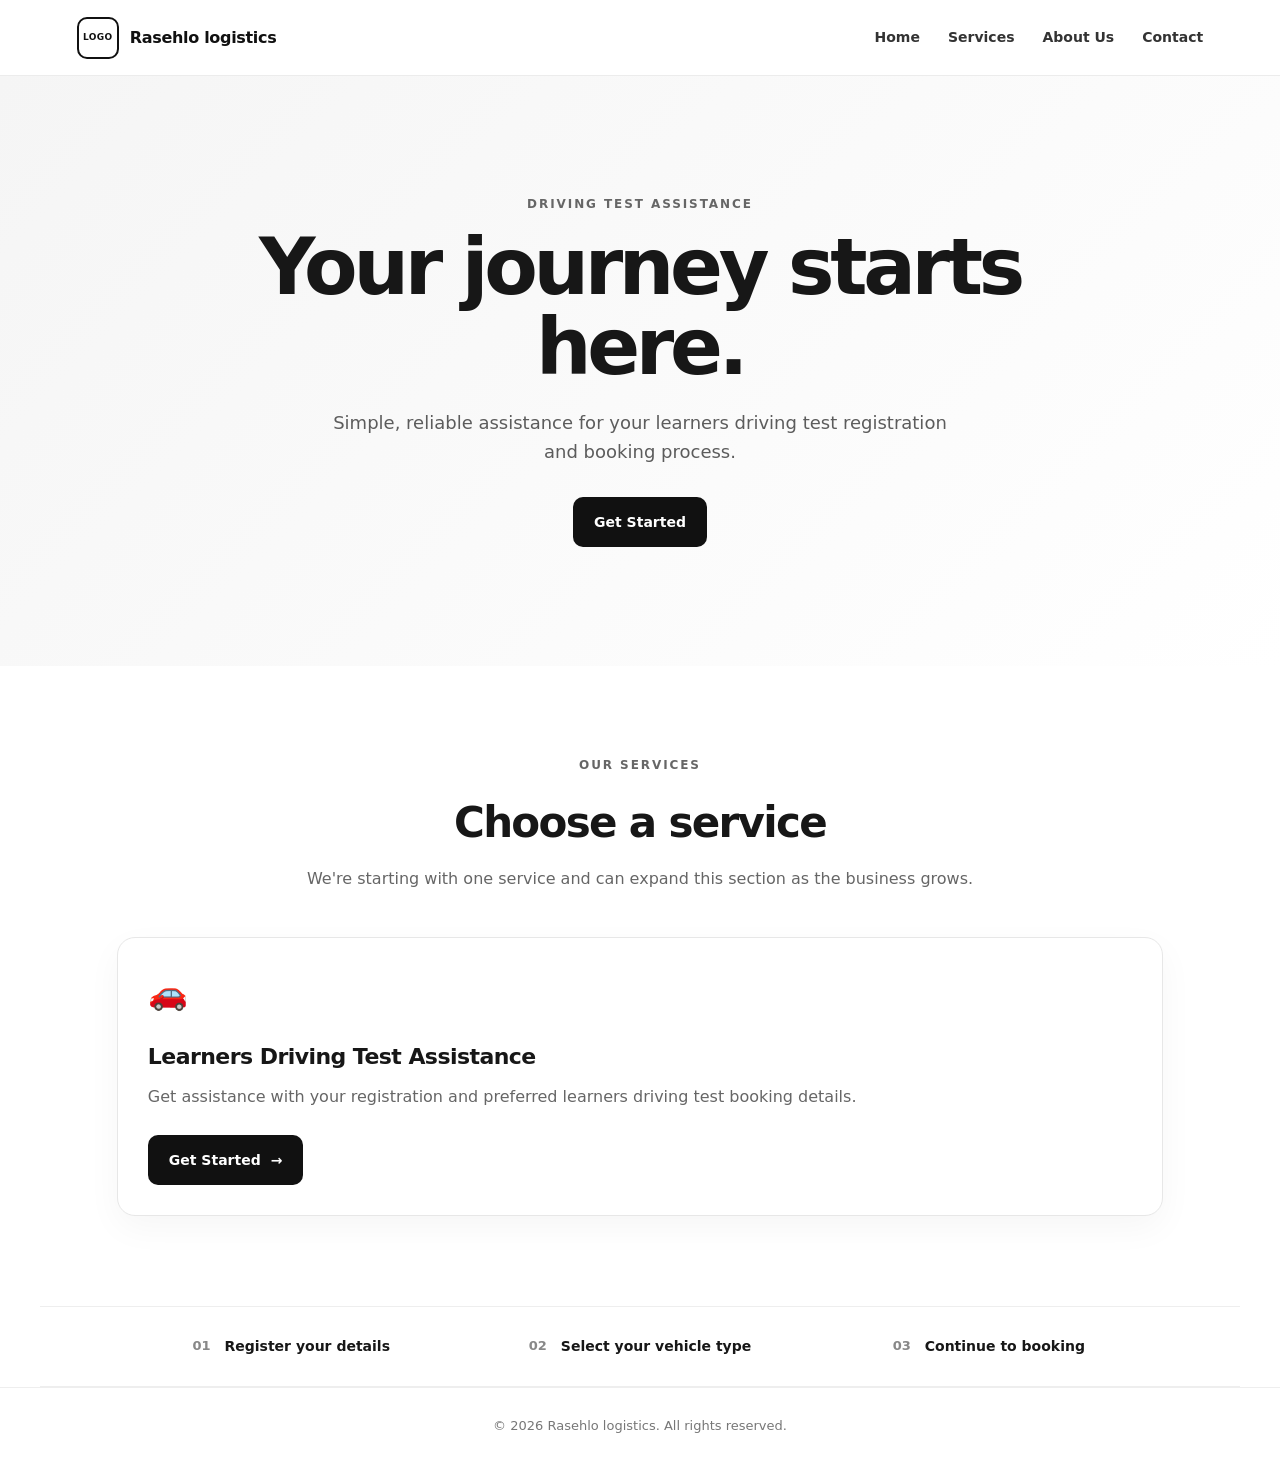
<file: index.html>
<!DOCTYPE html>
<html lang="en">
<head>
  <meta charset="UTF-8">
  <meta name="viewport" content="width=device-width, initial-scale=1.0">
  <meta name="description" content="Professional learners driving test assistance and booking support.">
  <title>Rasehlo logistics | Your Journey Starts Here</title>
  <link rel="stylesheet" href="css/style.css">
</head>
<body>
  <header class="site-header">
    <a class="brand" href="index.html" aria-label="DriveAssist home">
      <div class="logo-placeholder">LOGO</div>
      <span>Rasehlo logistics</span>
    </a>

    <button class="menu-toggle" id="menuToggle" aria-label="Open navigation" aria-expanded="false">
      <span></span><span></span><span></span>
    </button>

    <nav class="nav-menu" id="navMenu">
      <a href="index.html">Home</a>
      <a href="services.html">Services</a>
      <a href="about.html">About Us</a>
      <a href="contact.html">Contact</a>
    </nav>
  </header>

  <main>
    <section class="hero">
      <div class="hero-content">
        <p class="eyebrow">DRIVING TEST ASSISTANCE</p>
        <h1>Your journey starts here.</h1>
        <p>Simple, reliable assistance for your learners driving test registration and booking process.</p>
        <a class="btn btn-primary" href="#services">Get Started</a>
      </div>
    </section>

    <section class="section" id="services">
      <div class="section-heading">
        <p class="eyebrow">OUR SERVICES</p>
        <h2>Choose a service</h2>
        <p>We're starting with one service and can expand this section as the business grows.</p>
      </div>

      <div class="service-grid">
        <article class="service-card">
          <div class="service-icon">🚗</div>
          <h3>Learners Driving Test Assistance</h3>
          <p>Get assistance with your registration and preferred learners driving test booking details.</p>
          <a class="btn btn-dark" href="learners-test.html">Get Started <span>→</span></a>
        </article>
      </div>
    </section>

    <section class="trust-strip">
      <div><strong>01</strong><span>Register your details</span></div>
      <div><strong>02</strong><span>Select your vehicle type</span></div>
      <div><strong>03</strong><span>Continue to booking</span></div>
    </section>
  </main>

  <footer class="site-footer">
    <p>© 2026 Rasehlo logistics. All rights reserved.</p>
  </footer>

  <script src="js/script.js"></script>
</body>
</html>
</file>
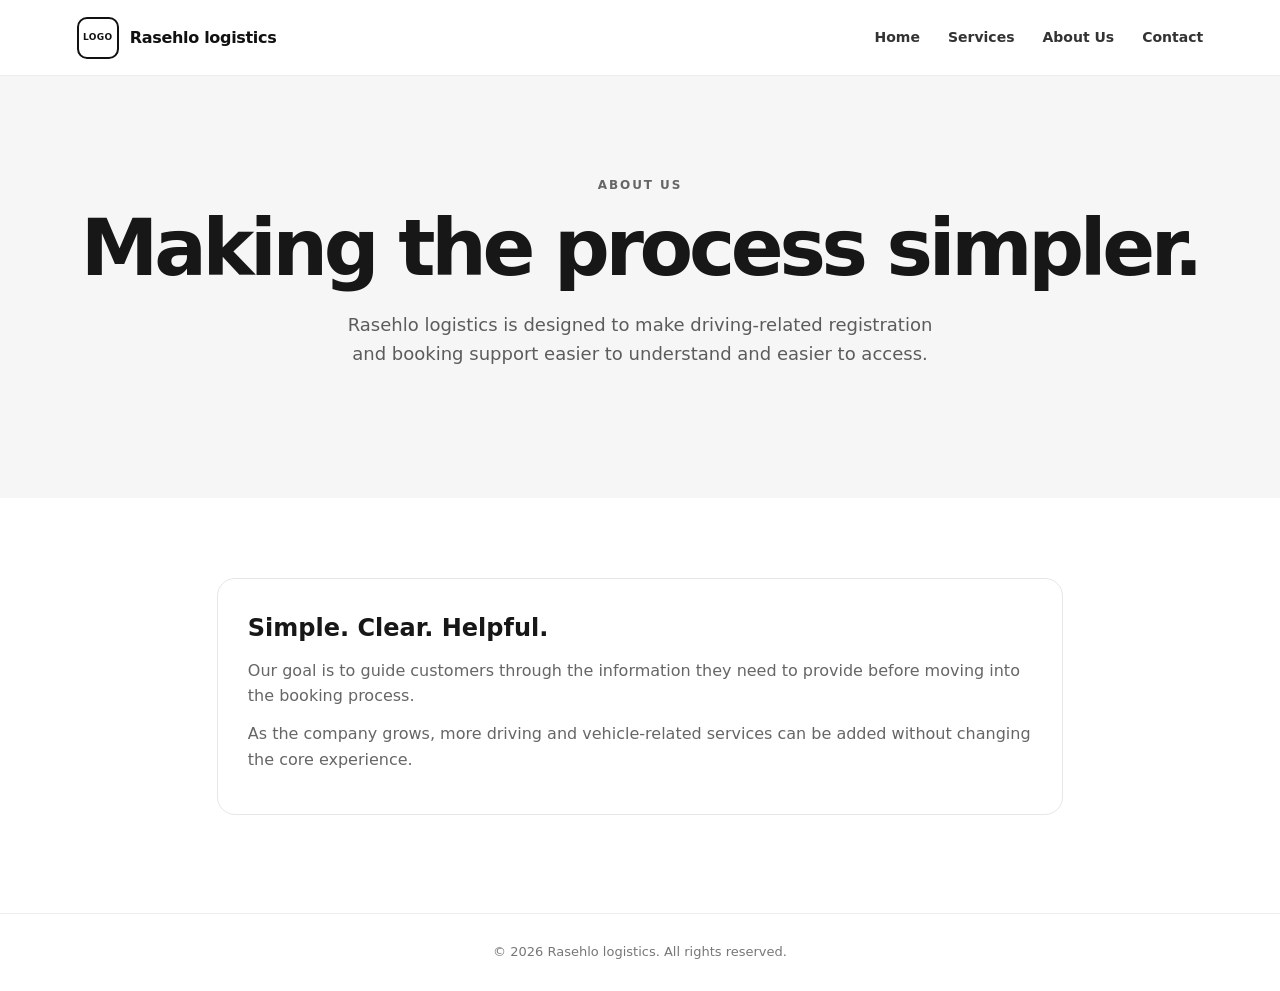
<file: about.html>
<!DOCTYPE html>
<html lang="en">
<head>
  <meta charset="UTF-8">
  <meta name="viewport" content="width=device-width, initial-scale=1.0">
  <title>About Us | Rasehlo logistics</title>
  <link rel="stylesheet" href="css/style.css">
</head>
<body>
  <header class="site-header">
    <a class="brand" href="index.html"><div class="logo-placeholder">LOGO</div><span>Rasehlo logistics</span></a>
    <button class="menu-toggle" id="menuToggle" aria-label="Open navigation" aria-expanded="false"><span></span><span></span><span></span></button>
    <nav class="nav-menu" id="navMenu"><a href="index.html">Home</a><a href="services.html">Services</a><a href="about.html">About Us</a><a href="contact.html">Contact</a></nav>
  </header>
  <main>
    <section class="page-hero"><div><p class="eyebrow">ABOUT US</p><h1>Making the process simpler.</h1><p>Rasehlo logistics is designed to make driving-related registration and booking support easier to understand and easier to access.</p></div></section>
    <section class="content-section">
      <div class="content-card"><h2>Simple. Clear. Helpful.</h2><p>Our goal is to guide customers through the information they need to provide before moving into the booking process.</p><p>As the company grows, more driving and vehicle-related services can be added without changing the core experience.</p></div>
    </section>
  </main>
  <footer class="site-footer"><p>© 2026 Rasehlo logistics. All rights reserved.</p></footer>
  <script src="js/script.js"></script>
</body>
</html>
</file>
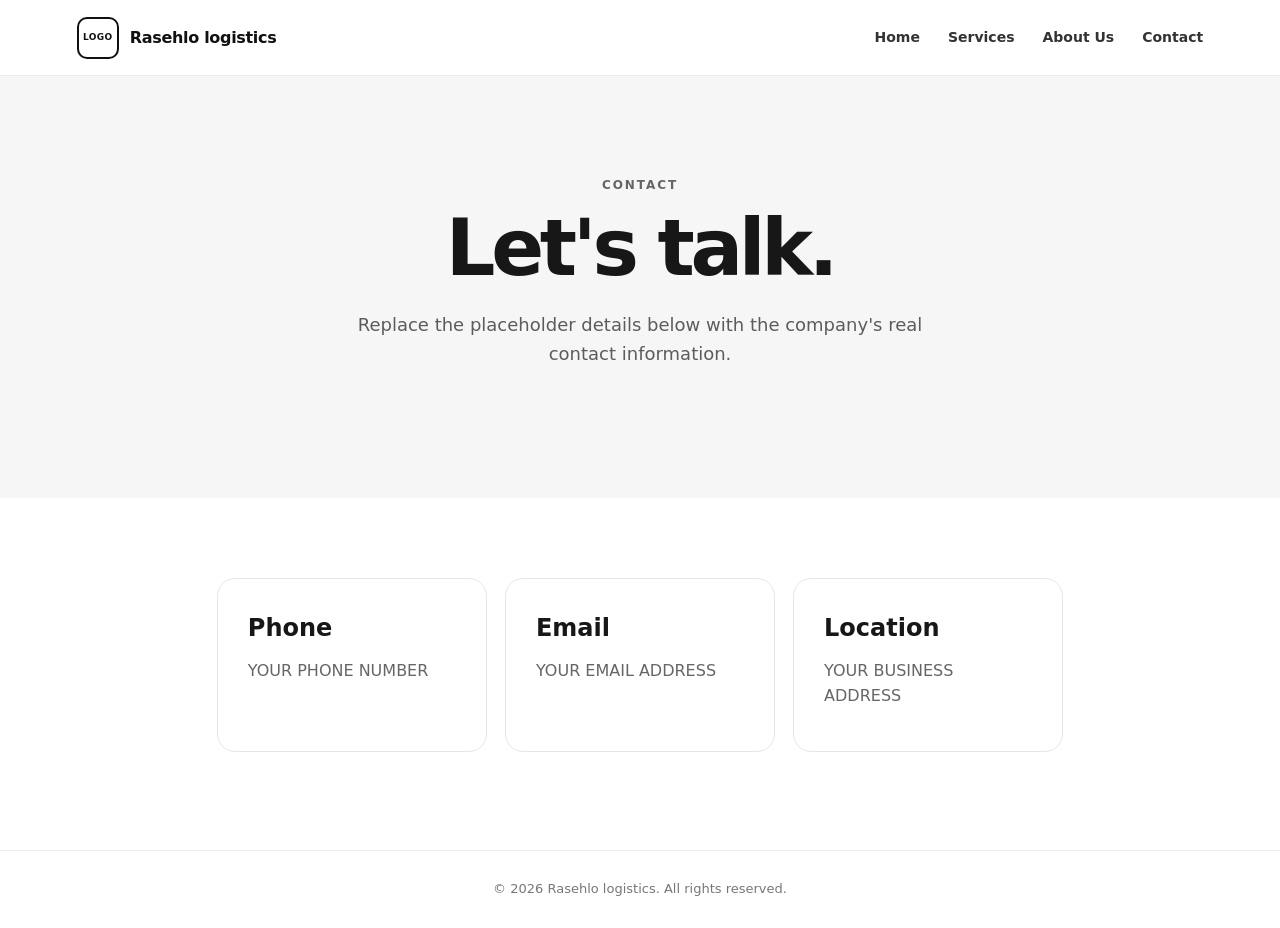
<file: contact.html>
<!DOCTYPE html>
<html lang="en">
<head>
  <meta charset="UTF-8">
  <meta name="viewport" content="width=device-width, initial-scale=1.0">
  <title>Contact | Rasehlo logistics</title>
  <link rel="stylesheet" href="css/style.css">
</head>
<body>
  <header class="site-header">
    <a class="brand" href="index.html"><div class="logo-placeholder">LOGO</div><span>Rasehlo logistics</span></a>
    <button class="menu-toggle" id="menuToggle" aria-label="Open navigation" aria-expanded="false"><span></span><span></span><span></span></button>
    <nav class="nav-menu" id="navMenu"><a href="index.html">Home</a><a href="services.html">Services</a><a href="about.html">About Us</a><a href="contact.html">Contact</a></nav>
  </header>
  <main>
    <section class="page-hero"><div><p class="eyebrow">CONTACT</p><h1>Let's talk.</h1><p>Replace the placeholder details below with the company's real contact information.</p></div></section>
    <section class="content-section">
      <div class="contact-grid">
        <div class="content-card"><h2>Phone</h2><p>YOUR PHONE NUMBER</p></div>
        <div class="content-card"><h2>Email</h2><p>YOUR EMAIL ADDRESS</p></div>
        <div class="content-card"><h2>Location</h2><p>YOUR BUSINESS ADDRESS</p></div>
      </div>
    </section>
  </main>
  <footer class="site-footer"><p>© 2026 Rasehlo logistics. All rights reserved.</p></footer>
  <script src="js/script.js"></script>
</body>
</html>
</file>
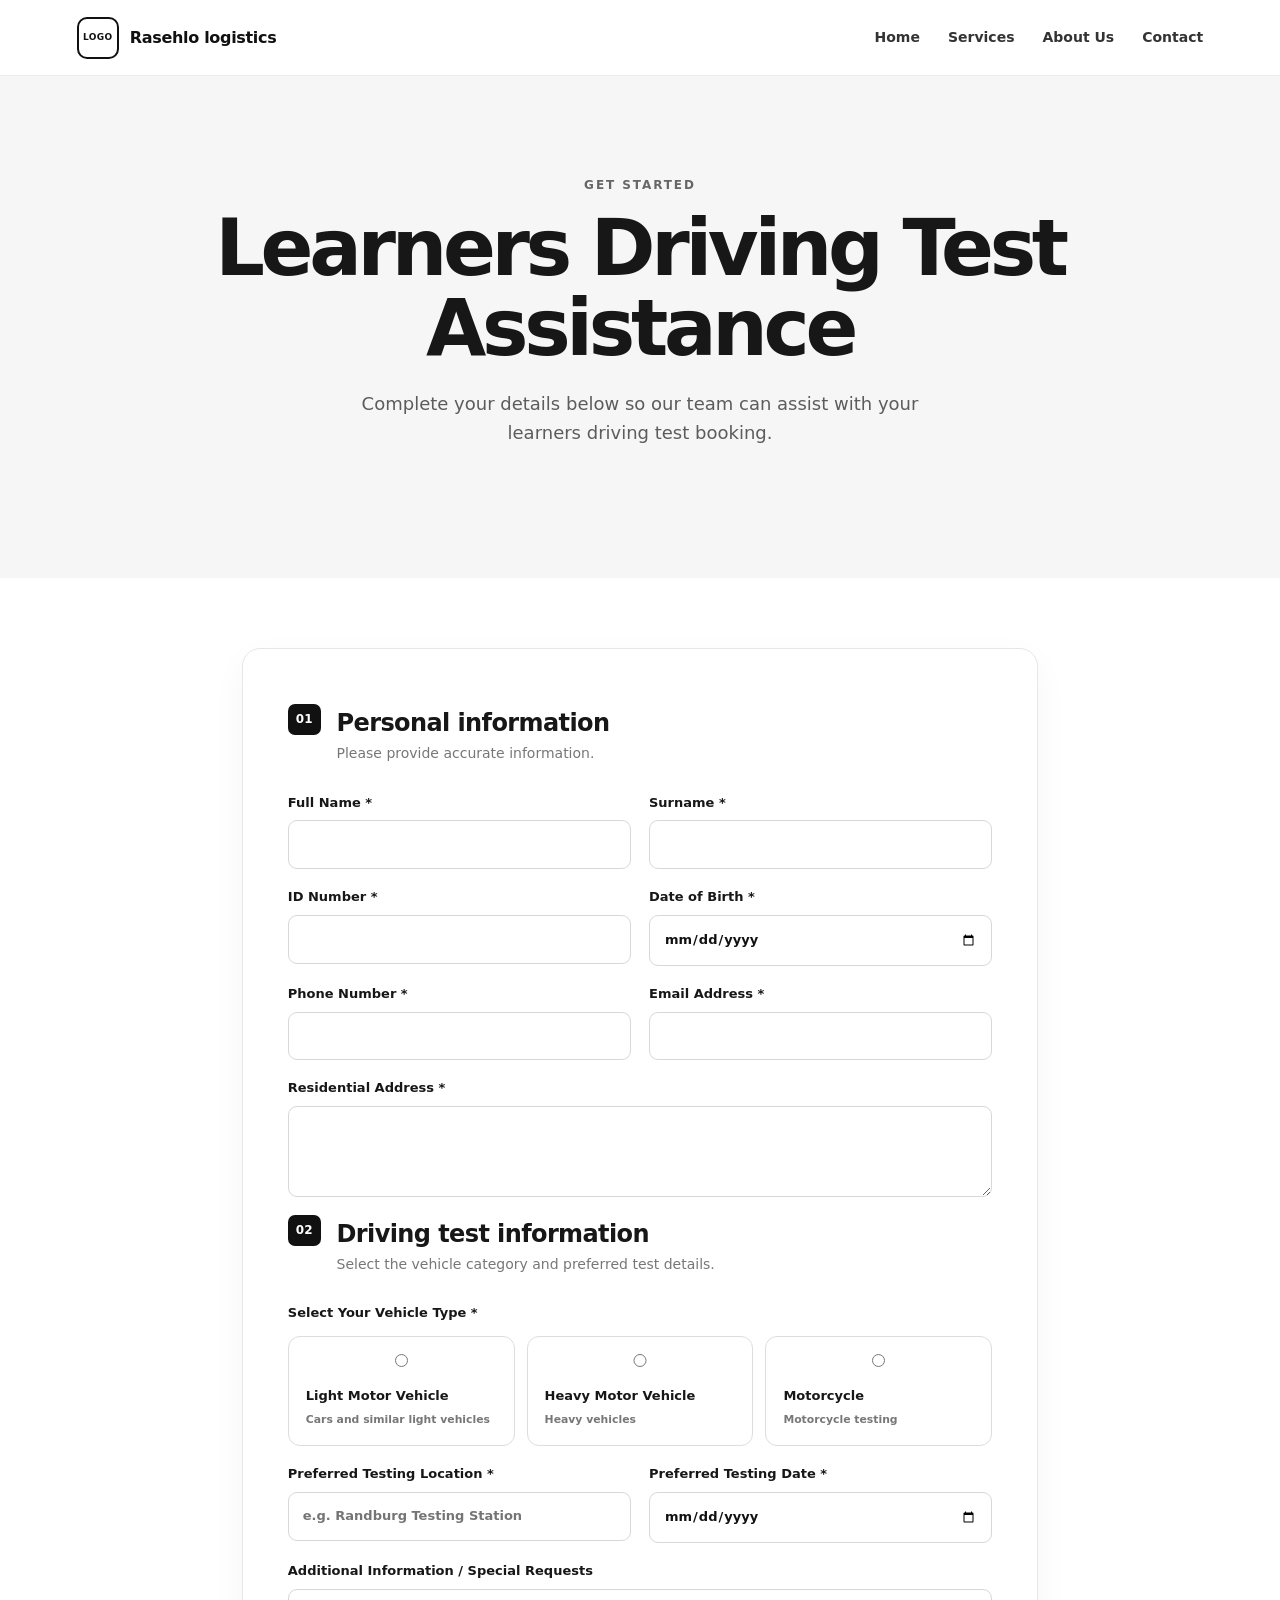
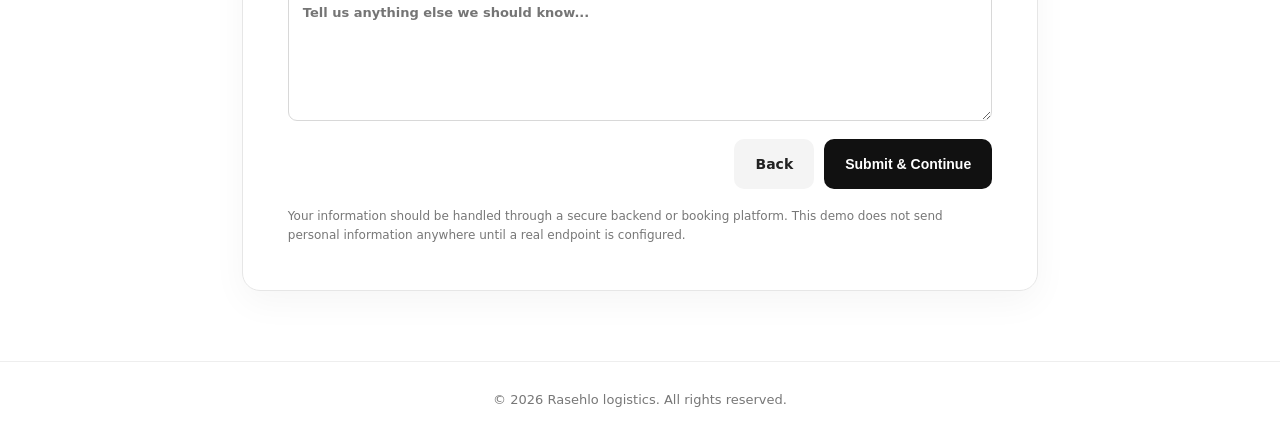
<file: learners-test.html>
<!DOCTYPE html>
<html lang="en">
<head>
  <meta charset="UTF-8">
  <meta name="viewport" content="width=device-width, initial-scale=1.0">
  <meta name="description" content="Register for learners driving test assistance.">
  <title>Learners Test Assistance | DriveAssist</title>
  <link rel="stylesheet" href="css/style.css">
</head>
<body>
  <header class="site-header">
    <a class="brand" href="index.html" aria-label="DriveAssist home">
      <div class="logo-placeholder">LOGO</div>
      <span>Rasehlo logistics</span>
    </a>
    <button class="menu-toggle" id="menuToggle" aria-label="Open navigation" aria-expanded="false">
      <span></span><span></span><span></span>
    </button>
    <nav class="nav-menu" id="navMenu">
      <a href="index.html">Home</a>
      <a href="services.html">Services</a>
      <a href="about.html">About Us</a>
      <a href="contact.html">Contact</a>
    </nav>
  </header>

  <main>
    <section class="page-hero">
      <div>
        <p class="eyebrow">GET STARTED</p>
        <h1>Learners Driving Test Assistance</h1>
        <p>Complete your details below so our team can assist with your learners driving test booking.</p>
      </div>
    </section>

    <section class="form-section">
      <form id="registrationForm" class="registration-form" novalidate>
        <div class="form-section-title">
          <span>01</span>
          <div>
            <h2>Personal information</h2>
            <p>Please provide accurate information.</p>
          </div>
        </div>

        <div class="form-grid">
          <label>Full Name *
            <input type="text" name="fullName" autocomplete="given-name" required>
          </label>
          <label>Surname *
            <input type="text" name="surname" autocomplete="family-name" required>
          </label>
          <label>ID Number *
            <input type="text" name="idNumber" inputmode="numeric" maxlength="13" required>
          </label>
          <label>Date of Birth *
            <input type="date" name="dateOfBirth" required>
          </label>
          <label>Phone Number *
            <input type="tel" name="phone" autocomplete="tel" required>
          </label>
          <label>Email Address *
            <input type="email" name="email" autocomplete="email" required>
          </label>
        </div>

        <label>Residential Address *
          <textarea name="address" rows="3" required></textarea>
        </label>

        <div class="form-section-title">
          <span>02</span>
          <div>
            <h2>Driving test information</h2>
            <p>Select the vehicle category and preferred test details.</p>
          </div>
        </div>

        <fieldset>
          <legend>Select Your Vehicle Type *</legend>
          <div class="vehicle-options">
            <label class="vehicle-card">
              <input type="radio" name="vehicleType" value="Light Motor Vehicle" required>
              <span><strong>Light Motor Vehicle</strong><small>Cars and similar light vehicles</small></span>
            </label>
            <label class="vehicle-card">
              <input type="radio" name="vehicleType" value="Heavy Motor Vehicle">
              <span><strong>Heavy Motor Vehicle</strong><small>Heavy vehicles</small></span>
            </label>
            <label class="vehicle-card">
              <input type="radio" name="vehicleType" value="Motorcycle">
              <span><strong>Motorcycle</strong><small>Motorcycle testing</small></span>
            </label>
          </div>
        </fieldset>

        <div class="form-grid">
          <label>Preferred Testing Location *
            <input type="text" name="testingLocation" placeholder="e.g. Randburg Testing Station" required>
          </label>
          <label>Preferred Testing Date *
            <input type="date" name="testingDate" required>
          </label>
        </div>

        <label>Additional Information / Special Requests
          <textarea name="additionalInfo" rows="5" placeholder="Tell us anything else we should know..."></textarea>
        </label>

        <input type="hidden" name="service" value="Learners Driving Test Assistance">
        <input type="hidden" name="_subject" value="New Learners Driving Test Assistance Registration">
        <input type="hidden" name="_next" value="https://formspree.io/f/xnpqzpgv">

        <div id="formMessage" class="form-message" role="alert" aria-live="polite"></div>

        <div class="form-actions">
          <a href="success.html" class="btn btn-light">Back</a>
          <button type="submit" class="btn btn-primary">Submit & Continue</button>
        </div>

        <p class="privacy-note">Your information should be handled through a secure backend or booking platform. This demo does not send personal information anywhere until a real endpoint is configured.</p>
      </form>
    </section>
  </main>

  <footer class="site-footer">
    <p>© 2026 Rasehlo logistics. All rights reserved.</p>
  </footer>

  <script src="js/script.js"></script>
  <script src="js/registration.js"></script>
</body>
</html>
</file>
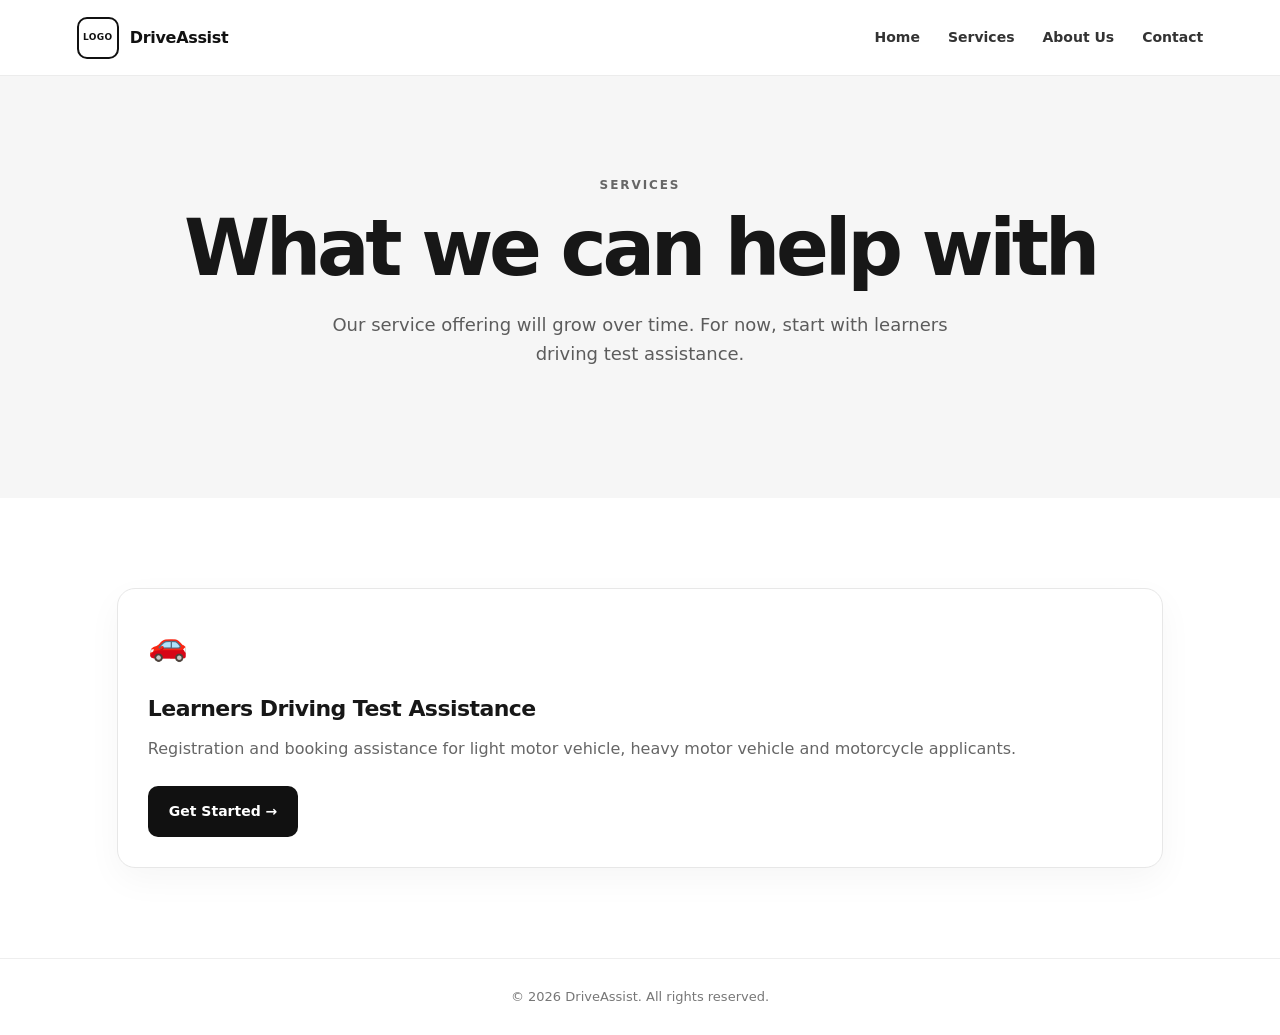
<file: services.html>
<!DOCTYPE html>
<html lang="en">
<head>
  <meta charset="UTF-8">
  <meta name="viewport" content="width=device-width, initial-scale=1.0">
  <title>Services | DriveAssist</title>
  <link rel="stylesheet" href="css/style.css">
</head>
<body>
  <header class="site-header">
    <a class="brand" href="index.html"><div class="logo-placeholder">LOGO</div><span>DriveAssist</span></a>
    <button class="menu-toggle" id="menuToggle" aria-label="Open navigation" aria-expanded="false"><span></span><span></span><span></span></button>
    <nav class="nav-menu" id="navMenu">
      <a href="index.html">Home</a><a href="services.html">Services</a><a href="about.html">About Us</a><a href="contact.html">Contact</a>
    </nav>
  </header>
  <main>
    <section class="page-hero"><div><p class="eyebrow">SERVICES</p><h1>What we can help with</h1><p>Our service offering will grow over time. For now, start with learners driving test assistance.</p></div></section>
    <section class="section">
      <div class="service-grid">
        <article class="service-card">
          <div class="service-icon">🚗</div>
          <h3>Learners Driving Test Assistance</h3>
          <p>Registration and booking assistance for light motor vehicle, heavy motor vehicle and motorcycle applicants.</p>
          <a class="btn btn-dark" href="learners-test.html">Get Started →</a>
        </article>
      </div>
    </section>
  </main>
  <footer class="site-footer"><p>© 2026 DriveAssist. All rights reserved.</p></footer>
  <script src="js/script.js"></script>
</body>
</html>
</file>
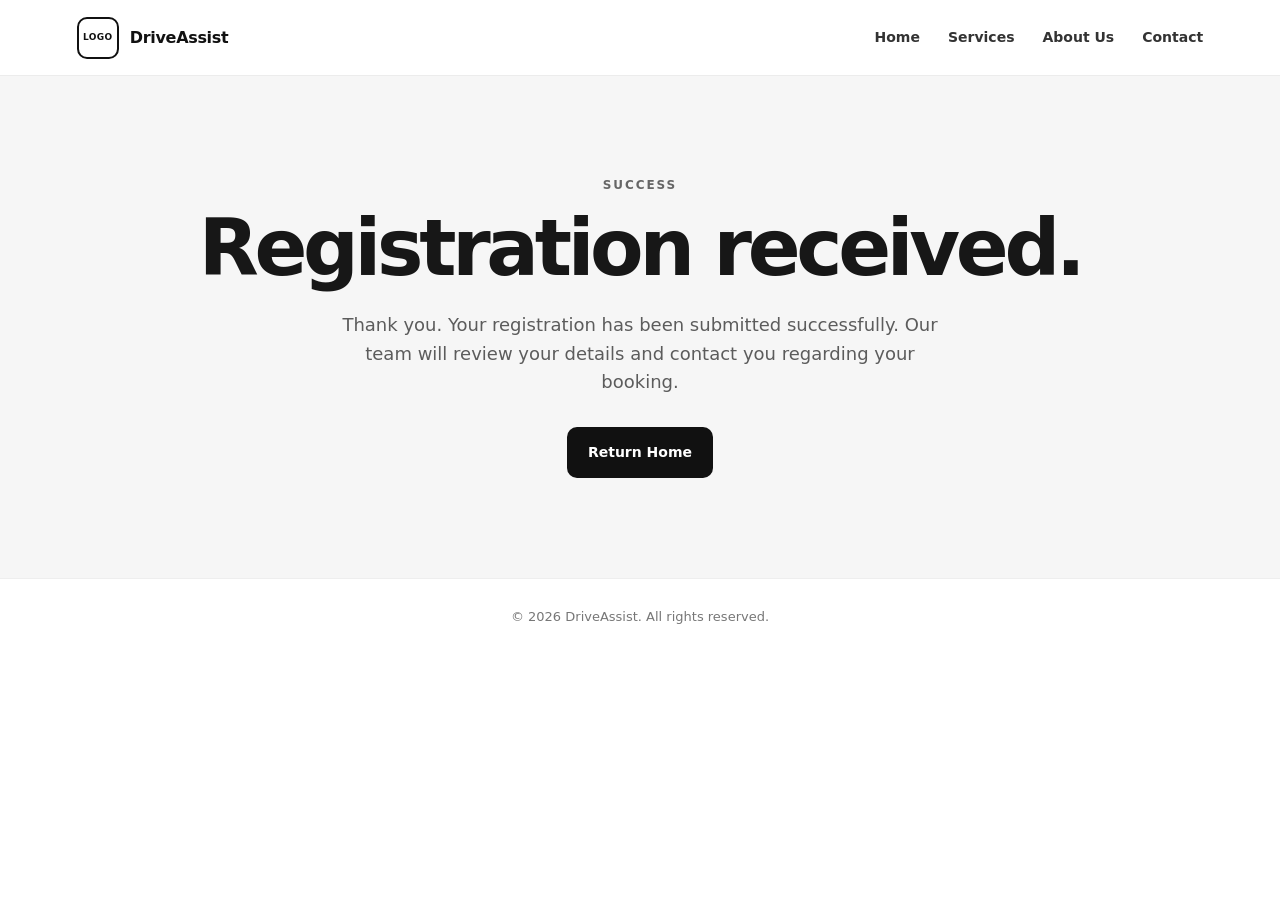
<file: success.html>
<!DOCTYPE html>
<html lang="en">
<head>
  <meta charset="UTF-8">
  <meta name="viewport" content="width=device-width, initial-scale=1.0">
  <title>Registration Received | DriveAssist</title>
  <link rel="stylesheet" href="css/style.css">
</head>
<body>
  <header class="site-header">
    <a class="brand" href="index.html"><div class="logo-placeholder">LOGO</div><span>DriveAssist</span></a>
    <button class="menu-toggle" id="menuToggle" aria-label="Open navigation" aria-expanded="false"><span></span><span></span><span></span></button>
    <nav class="nav-menu" id="navMenu"><a href="index.html">Home</a><a href="services.html">Services</a><a href="about.html">About Us</a><a href="contact.html">Contact</a></nav>
  </header>
  <main>
    <section class="page-hero">
      <div>
        <p class="eyebrow">SUCCESS</p>
        <h1>Registration received.</h1>
        <p>Thank you. Your registration has been submitted successfully. Our team will review your details and contact you regarding your booking.</p>
        <a href="index.html" class="btn btn-primary">Return Home</a>
      </div>
    </section>
  </main>
  <footer class="site-footer"><p>© 2026 DriveAssist. All rights reserved.</p></footer>
  <script src="js/script.js"></script>
</body>
</html>
</file>
<file: css/style.css>
*{box-sizing:border-box;margin:0;padding:0}html{scroll-behavior:smooth}body{font-family:Inter,ui-sans-serif,system-ui,-apple-system,BlinkMacSystemFont,"Segoe UI",sans-serif;color:#171717;background:#fff;line-height:1.6}.site-header{height:76px;display:flex;align-items:center;justify-content:space-between;padding:0 6%;border-bottom:1px solid #ececec;background:rgba(255,255,255,.96);position:sticky;top:0;z-index:20}.brand{display:flex;align-items:center;gap:11px;text-decoration:none;color:#111;font-weight:800;letter-spacing:-.02em}.logo-placeholder{width:42px;height:42px;border:2px solid #111;border-radius:10px;display:grid;place-items:center;font-size:9px;font-weight:800;letter-spacing:.04em}.nav-menu{display:flex;gap:28px;align-items:center}.nav-menu a{color:#333;text-decoration:none;font-size:14px;font-weight:600}.nav-menu a:hover{color:#000}.menu-toggle{display:none;background:none;border:0;cursor:pointer;width:42px;height:42px;padding:9px}.menu-toggle span{display:block;height:2px;background:#111;margin:6px 0;border-radius:4px}.hero{min-height:590px;display:grid;place-items:center;text-align:center;padding:80px 6%;background:linear-gradient(135deg,#f5f5f5,#fff)}.hero-content{max-width:800px}.eyebrow{font-size:12px;font-weight:800;letter-spacing:.16em;color:#666;margin-bottom:14px}.hero h1,.page-hero h1{font-size:clamp(42px,7vw,78px);line-height:1.02;letter-spacing:-.055em;margin-bottom:22px}.hero p:not(.eyebrow),.page-hero p:not(.eyebrow){max-width:620px;margin:0 auto 30px;color:#5c5c5c;font-size:18px}.btn{display:inline-flex;align-items:center;justify-content:center;gap:10px;border-radius:10px;padding:13px 20px;text-decoration:none;font-weight:750;font-size:14px;border:1px solid transparent;cursor:pointer;transition:.2s ease}.btn-primary{background:#111;color:#fff}.btn-primary:hover{transform:translateY(-2px);background:#292929}.btn-dark{background:#111;color:#fff}.btn-dark:hover{background:#2b2b2b}.btn-light{background:#f4f4f4;color:#222}.section{padding:90px 6%;max-width:1200px;margin:auto}.section-heading{text-align:center;max-width:700px;margin:0 auto 45px}.section-heading h2{font-size:42px;letter-spacing:-.04em;margin-bottom:10px}.section-heading>p:last-child{color:#666}.service-grid{display:grid;grid-template-columns:repeat(auto-fit,minmax(270px,1fr));gap:22px}.service-card{border:1px solid #e7e7e7;border-radius:18px;padding:30px;background:#fff;box-shadow:0 12px 35px rgba(0,0,0,.04)}.service-icon{font-size:32px;margin-bottom:20px}.service-card h3{font-size:22px;margin-bottom:10px;letter-spacing:-.025em}.service-card p{color:#666;margin-bottom:25px}.trust-strip{border-top:1px solid #eee;border-bottom:1px solid #eee;padding:28px 6%;display:grid;grid-template-columns:repeat(3,1fr);max-width:1200px;margin:0 auto}.trust-strip div{display:flex;align-items:center;gap:14px;justify-content:center}.trust-strip strong{font-size:13px;color:#888}.trust-strip span{font-weight:650;font-size:14px}.page-hero{padding:100px 6%;background:#f6f6f6;text-align:center}.form-section{padding:70px 6%;max-width:950px;margin:auto}.registration-form{border:1px solid #e6e6e6;border-radius:18px;padding:clamp(22px,5vw,45px);box-shadow:0 12px 35px rgba(0,0,0,.04)}.form-section-title{display:flex;gap:16px;align-items:flex-start;margin:10px 0 28px}.form-section-title>span{font-size:12px;font-weight:800;background:#111;color:#fff;padding:6px 8px;border-radius:7px}.form-section-title h2{font-size:24px;letter-spacing:-.025em}.form-section-title p{color:#777;font-size:14px}label{display:flex;flex-direction:column;gap:7px;font-size:13px;font-weight:700;margin-bottom:18px}input,textarea{font:inherit;width:100%;border:1px solid #d8d8d8;border-radius:9px;padding:13px 14px;background:#fff;color:#111;outline:none}input:focus,textarea:focus{border-color:#111;box-shadow:0 0 0 3px #11111110}textarea{resize:vertical}.form-grid{display:grid;grid-template-columns:1fr 1fr;gap:0 18px}fieldset{border:0;margin-bottom:18px}legend{font-size:13px;font-weight:700;margin-bottom:12px}.vehicle-options{display:grid;grid-template-columns:repeat(3,1fr);gap:12px}.vehicle-card{margin:0;border:1px solid #ddd;border-radius:12px;padding:17px;cursor:pointer;transition:.2s}.vehicle-card:has(input:checked){border-color:#111;background:#f6f6f6}.vehicle-card input{width:auto;margin-bottom:12px}.vehicle-card span{display:block}.vehicle-card strong{display:block}.vehicle-card small{display:block;color:#777;margin-top:4px}.form-actions{display:flex;justify-content:flex-end;gap:10px;margin-top:12px}.form-message{display:none;border-radius:9px;padding:12px 14px;margin:5px 0 15px;font-size:14px}.form-message.error{display:block;background:#fff0f0;color:#9b2222}.form-message.success{display:block;background:#effaf1;color:#1c6b2c}.privacy-note{font-size:12px;color:#777;margin-top:18px}.content-section{padding:80px 6%;max-width:1000px;margin:auto}.content-card{border:1px solid #e6e6e6;border-radius:18px;padding:30px;margin-bottom:18px}.content-card h2{margin-bottom:10px}.content-card p{color:#666;margin-bottom:12px}.contact-grid{display:grid;grid-template-columns:repeat(3,1fr);gap:18px}.site-footer{border-top:1px solid #eee;padding:28px 6%;text-align:center;color:#777;font-size:13px}@media(max-width:700px){.site-header{padding:0 5%}.menu-toggle{display:block}.nav-menu{display:none;position:absolute;top:76px;left:0;right:0;background:#fff;border-bottom:1px solid #eee;padding:18px 5%;flex-direction:column;align-items:flex-start;gap:18px}.nav-menu.open{display:flex}.hero{min-height:520px;padding:70px 5%}.hero h1,.page-hero h1{font-size:48px}.hero p:not(.eyebrow),.page-hero p:not(.eyebrow){font-size:16px}.section{padding:65px 5%}.section-heading h2{font-size:34px}.trust-strip{grid-template-columns:1fr;gap:18px;padding:25px 5%}.form-section{padding:40px 5%}.registration-form{padding:22px}.form-grid,.vehicle-options,.contact-grid{grid-template-columns:1fr}.form-actions{flex-direction:column-reverse}.form-actions .btn{width:100%}.page-hero{padding:70px 5%}}
.booking-section{padding:70px 6%;max-width:1100px;margin:auto}.booking-intro{max-width:760px;margin:0 auto 30px;text-align:center}.booking-intro h2{font-size:clamp(30px,5vw,46px);letter-spacing:-.04em;margin-bottom:12px}.booking-intro p:not(.eyebrow){color:#666}.booking-container{min-height:650px;border:1px solid #e6e6e6;border-radius:18px;background:#fff;box-shadow:0 12px 35px rgba(0,0,0,.04);overflow:hidden}.booking-container iframe{width:100%;min-height:650px;border:0;display:block}.booking-placeholder{min-height:650px;display:grid;place-items:center;align-content:center;text-align:center;padding:35px;background:#fafafa}.booking-placeholder-icon{font-size:42px;margin-bottom:12px}.booking-placeholder h3{font-size:24px;margin-bottom:8px}.booking-placeholder p{max-width:560px;color:#666;margin:0 auto 7px}.booking-placeholder .small{font-size:13px;color:#888}.booking-help{margin-top:18px;padding:16px 18px;border-radius:10px;background:#f5f5f5;display:flex;gap:8px;justify-content:center;flex-wrap:wrap;font-size:13px;color:#555}
@media(max-width:700px){.booking-section{padding:45px 5%}.booking-container,.booking-container iframe,.booking-placeholder{min-height:700px}}
</file>
